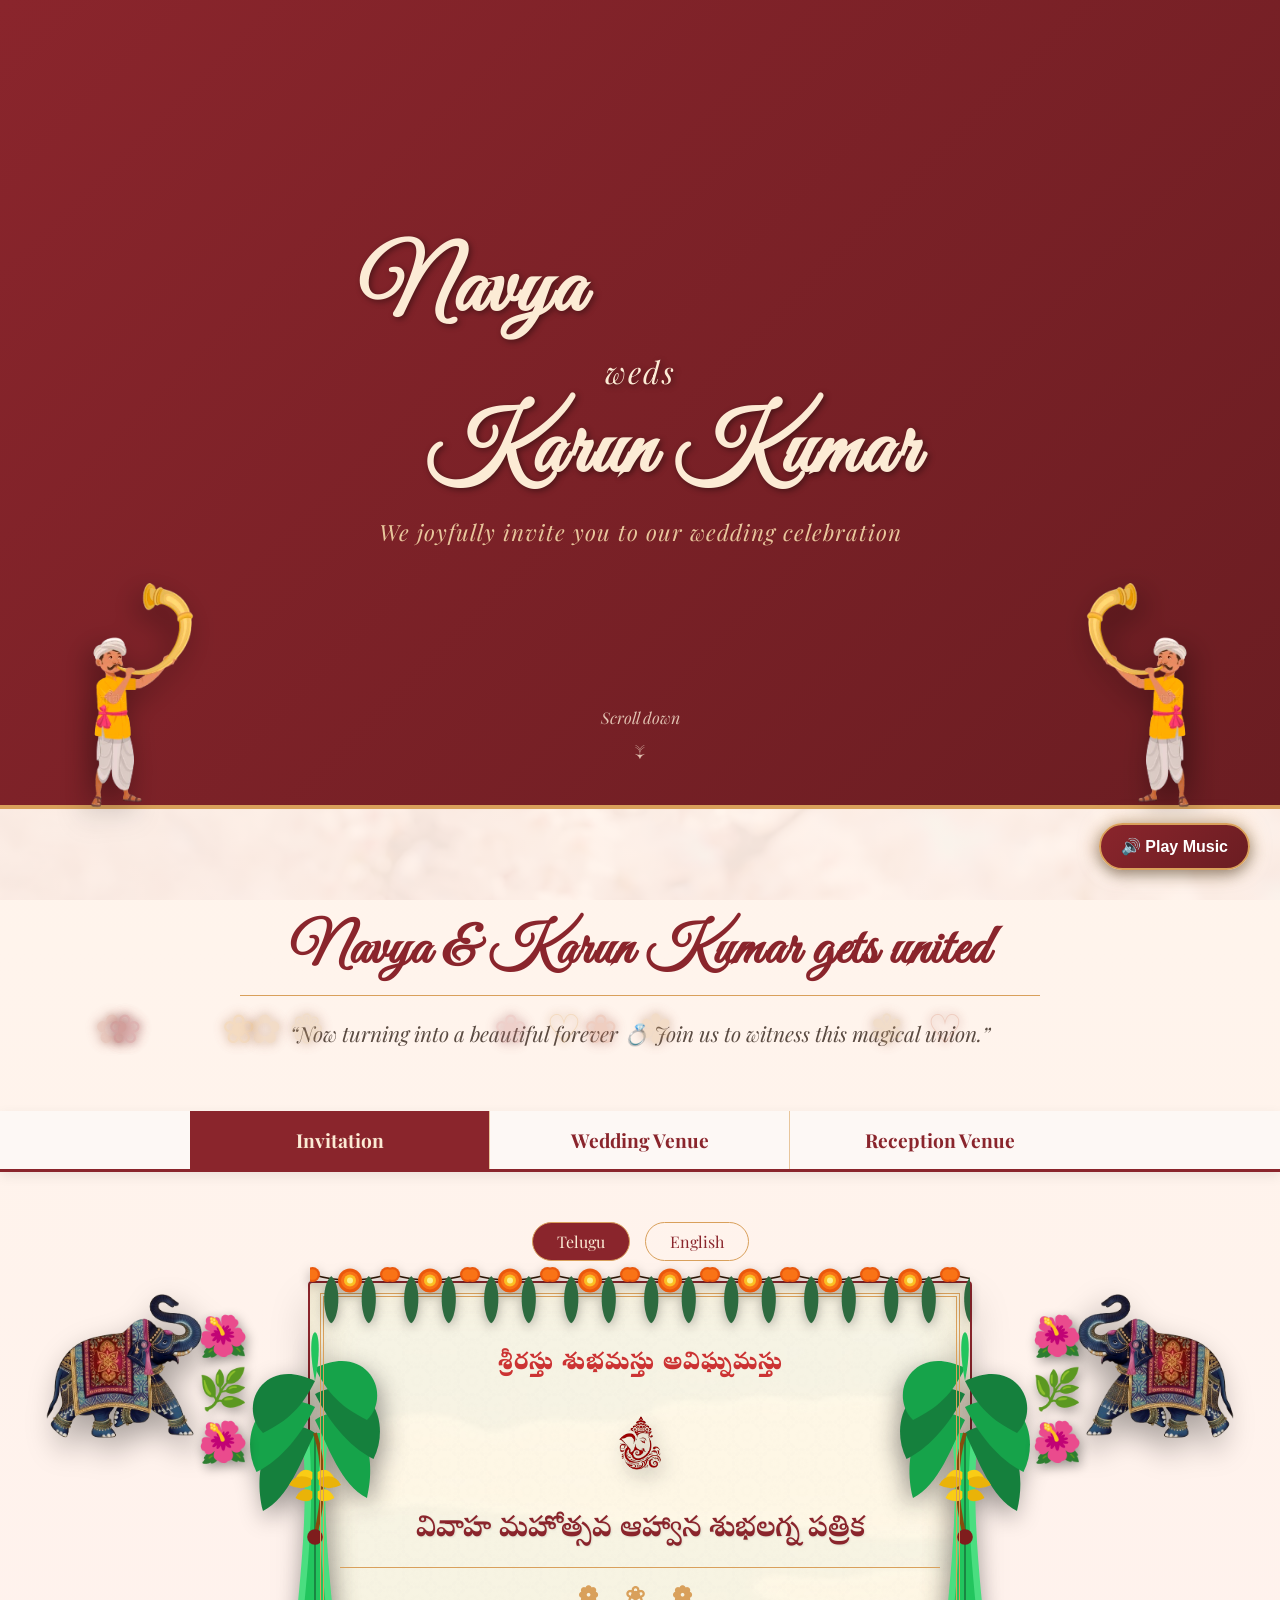
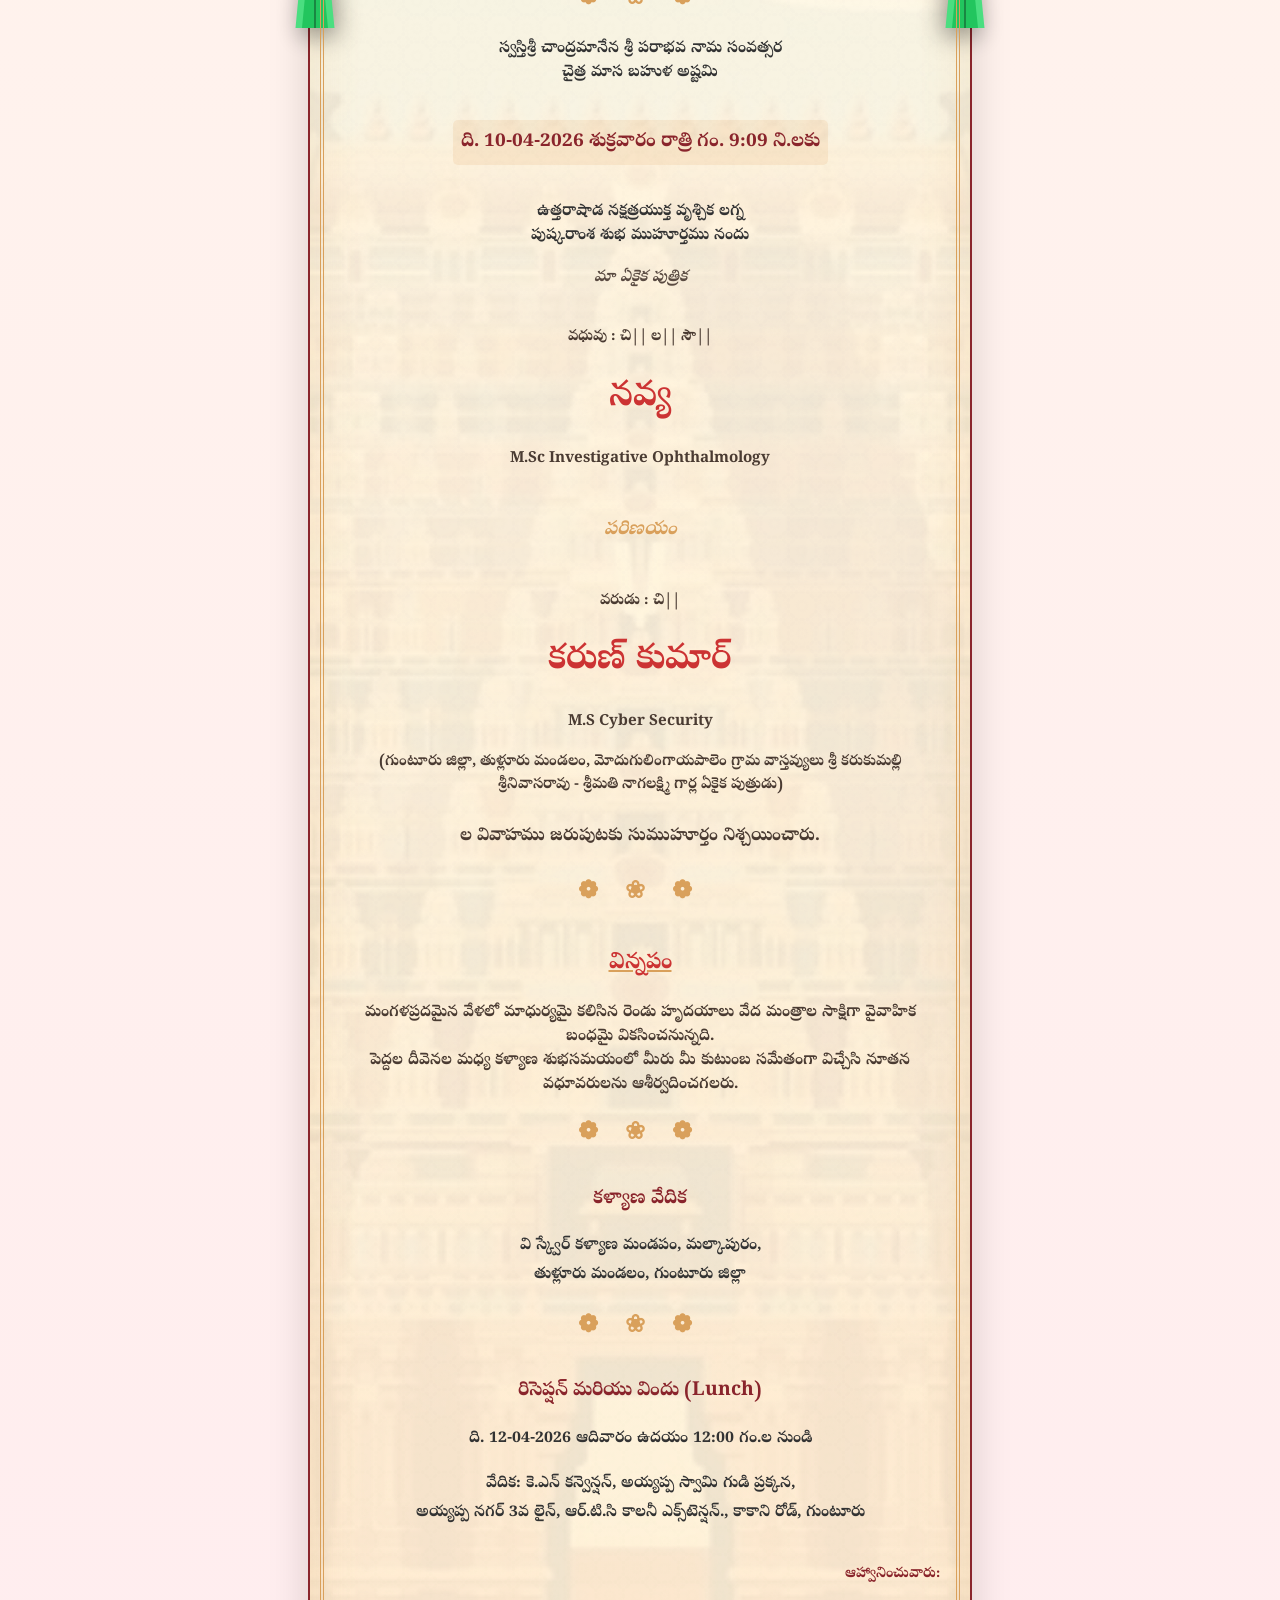
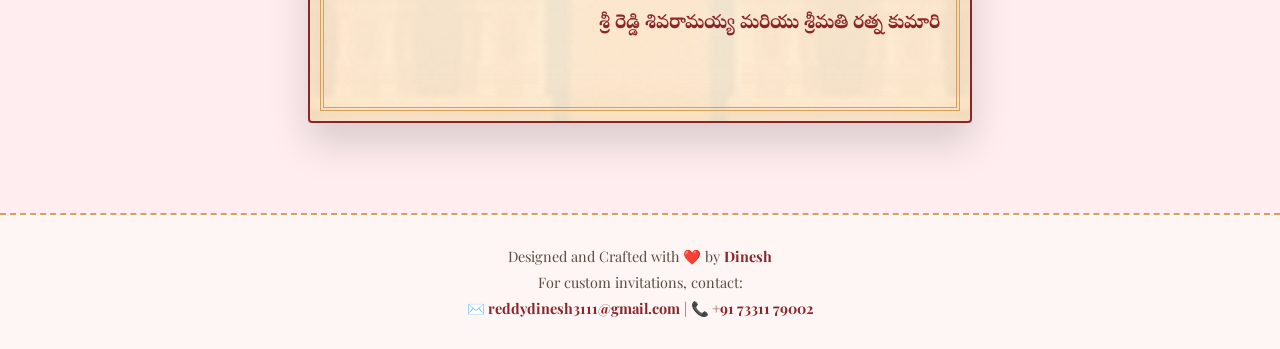
<file: index.html>
<!DOCTYPE html>
<html lang="en">
<head>
    <meta charset="UTF-8">
    <meta name="viewport" content="width=device-width, initial-scale=1.0">
    <title>Navya weds Karun Kumar</title>
    <!-- Importing an elegant font for the wedding theme -->
    <link href="https://fonts.googleapis.com/css2?family=Great+Vibes&family=Playfair+Display:ital,wght@0,400;0,700;1,400&family=Noto+Serif+Telugu:wght@400;700&display=swap" rel="stylesheet">
    <!-- Linking the external CSS file -->
    <link rel="stylesheet" href="style.css">
</head>
<body>

    <!-- Falling Petals Container -->
    <div class="falling-flowers-container" id="flowersContainer"></div>

    <!-- Background Music -->
    <audio id="bgMusic" loop>
        <source src="wedding-music.mp3" type="audio/mpeg">
    </audio>
    
    <!-- Play Music Button (always visible as fallback) -->
    <button id="playMusicBtn" class="play-music-btn" title="Click to play music">🔊 Play Music</button>

    <!-- Main Header / Invitation Landing -->
    <header class="hero">
        <!-- Traditional Musicians -->
        <img src="sannai.png" class="musician musician-left" alt="Sannai Player">
        
        <!-- Music Notes Animation for Sannai -->
        <div class="music-notes left-notes">
            <span class="note note-1">🎵</span>
            <span class="note note-2">🎶</span>
            <span class="note note-3">🎵</span>
        </div>

        <img src="sannai.png" class="musician musician-right" alt="Sannai Player">

        <!-- Music Notes Animation for Right Musician -->
        <div class="music-notes right-notes">
            <span class="note note-1">🎵</span>
            <span class="note note-2">🎶</span>
            <span class="note note-3">🎵</span>
        </div>

        <h1>
            <span class="name-left">Navya</span>
            <span class="weds-text">weds</span>
            <span class="name-right">Karun Kumar</span>
        </h1>
        <p class="subtitle">We joyfully invite you to our wedding celebration</p>
        <!-- <p class="subtitle">✨ “In this auspicious moment, two hearts unite in sweetness, blossoming into the sacred bond of marriage under the witness of Vedic chants. Surrounded by the blessings of elders, we invite you and your family to join us at the joyous wedding and shower the newlyweds with your love and blessings.”</p> -->
        <div class="scroll-prompt">
            <p>Scroll down</p>
            <div class="arrow">↓</div>
        </div>
    </header>

    <!-- Beautiful Lines & United Section -->
    <section class="united-section">
        <h2 class="united-text">Navya & Karun Kumar gets united</h2>
        <p class="wedding-quote">“Now turning into a beautiful forever 💍
Join us to witness this magical union.”</p>
    </section>

    <!-- Navigation Tabs -->
    <div class="tabs">
        <button class="tab-button active" onclick="openTab(event, 'Invitation')">Invitation</button>
        <button class="tab-button" onclick="openTab(event, 'Wedding')">Wedding Venue</button>
        <button class="tab-button" onclick="openTab(event, 'Reception')">Reception Venue</button>
    </div>

    <!-- 1. Invitation Tab -->
    <div id="Invitation" class="tab-content" style="display: block;">
        
        <!-- Sub-tabs for Language -->
        <div class="lang-tabs">
            <button class="lang-btn active" onclick="switchLanguage('te')">Telugu</button>
            <button class="lang-btn" onclick="switchLanguage('en')">English</button>
        </div>

        <!-- Wrapper for Sticky Elements -->
        <div class="patrika-wrapper">
            
            <!-- Left Tracking Elephant -->
            <div class="elephant-container sticky-left">
                <img src="elephant.png" class="realistic-elephant" alt="Elephant">
                <div class="poola-maala">🌺🌿🌺</div>
            </div>

        <!-- The Traditional Patrika Card -->
        <div class="details-card patrika-card">
            
            <!-- Traditional Decorations (Toranam, Arati Chettu & Elephants) -->
            <div class="toranam-garland"></div>
            <div class="banana-tree tree-left"></div>
            <div class="banana-tree tree-right"></div>

            <!-- TELUGU INVITATION -->
            <div id="lang-te">
            <!-- Auspicious Header -->
            <div class="auspicious-header">
                <p class="srirastu">శ్రీరస్తు శుభమస్తు అవిఘ్నమస్తు</p>
                <!-- Traditional Ganesha Image -->
                <img src="ganesha.png" class="ganesha-icon" alt="Lord Ganesha">
            </div>

            <h2 class="patrika-title">వివాహ మహోత్సవ ఆహ్వాన శుభలగ్న పత్రిక</h2>
            
            <div class="floral-divider">❁ ❀ ❁</div>

            <!-- Date & Panchangam -->
            <div class="muhurtham-section">
                <p class="panchangam">స్వస్తిశ్రీ చాంద్రమానేన శ్రీ పరాభవ నామ సంవత్సర<br>చైత్ర మాస బహుళ అష్టమి</p>
                <p class="muhurtham-date">ది. 10-04-2026 శుక్రవారం రాత్రి గం. 9:09 ని.లకు</p>
                <p class="lagna">ఉత్తరాషాడ నక్షత్రయుక్త వృశ్చిక లగ్న<br>పుష్కరాంశ శుభ ముహూర్తము నందు</p>
            </div>

            <p class="ekaika-putrika">మా ఏకైక పుత్రిక</p>

            <!-- Bride & Groom -->
            <div class="couple-details">
                <div class="bride">
                    <p class="prefix">వధువు : చి|| ల|| సౌ||</p>
                    <h3 class="traditional-name">నవ్య</h3>
                    <p class="qualification">M.Sc Investigative Ophthalmology</p>
                </div>
                
                <div class="parinayam">పరిణయం</div>

                <div class="groom">
                    <p class="prefix">వరుడు : చి||</p>
                    <h3 class="traditional-name">కరుణ్ కుమార్</h3>
                    <p class="qualification">M.S Cyber Security</p>
                    <p class="parents" style="line-height: 1.5; padding: 0 10px;">(గుంటూరు జిల్లా, తుళ్లూరు మండలం, మోదుగులింగాయపాలెం గ్రామ వాస్తవ్యులు శ్రీ కరుకుమల్లి శ్రీనివాసరావు - శ్రీమతి నాగలక్ష్మి గార్ల ఏకైక పుత్రుడు)</p>
                </div>
            </div>

            <p style="color: #4a3b32; font-size: 1.1em; margin-top: 5px; font-weight: bold;">ల వివాహము జరుపుటకు సుముహూర్తం నిశ్చయించారు.</p>

            <div class="floral-divider">❁ ❀ ❁</div>

            <!-- Vinnapam -->
            <div class="vinnapam-section">
                <h4 class="vinnapam-title">విన్నపం</h4>
                <p class="vinnapam-text">మంగళప్రదమైన వేళలో మాధుర్యమై కలిసిన రెండు హృదయాలు వేద మంత్రాల సాక్షిగా వైవాహిక బంధమై వికసించనున్నది.<br>పెద్దల దీవెనల మధ్య కళ్యాణ శుభసమయంలో మీరు మీ కుటుంబ సమేతంగా విచ్చేసి నూతన వధూవరులను ఆశీర్వదించగలరు.</p>
            </div>

            <div class="floral-divider">❁ ❀ ❁</div>

            <!-- Venue -->
            <div class="venue-section">
                <h4>కళ్యాణ వేదిక</h4>
                <p>వి స్క్వేర్ కళ్యాణ మండపం, మల్కాపురం,<br>తుళ్లూరు మండలం, గుంటూరు జిల్లా</p>
            </div>

            <div class="floral-divider">❁ ❀ ❁</div>

            <!-- Reception & Lunch -->
            <div class="reception-section">
                <h4>రిసెప్షన్ మరియు విందు (Lunch)</h4>
                <p>ది. 12-04-2026 ఆదివారం ఉదయం 12:00 గం.ల నుండి</p>
            <p>వేదిక: కె.ఎన్ కన్వెన్షన్, అయ్యప్ప స్వామి గుడి ప్రక్కన,<br>అయ్యప్ప నగర్ 3వ లైన్, ఆర్.టి.సి కాలనీ ఎక్స్‌టెన్షన్., కాకాని రోడ్, గుంటూరు</p>
            </div>

            <!-- Ahvaninchuvaru -->
            <div class="inviters-section">
                <p class="inviters-label">ఆహ్వానించువారు:</p>
                <p class="inviters-names">శ్రీ రెడ్డి శివరామయ్య మరియు శ్రీమతి రత్న కుమారి</p>
            </div>
            </div>

            <!-- ENGLISH INVITATION -->
            <div id="lang-en" style="display: none; font-family: 'Playfair Display', serif; font-weight: bold;">
                <!-- Scroll Rollers (Top) -->
                <div class="scroll-roller top-roller"></div>

                <!-- Auspicious Header -->
                <div class="auspicious-header">
                    <p class="srirastu" style="font-family: 'Playfair Display', serif; font-weight: bold;">Srirastu Shubhamastu Avignamastu</p>
                    <img src="ganesha.png" class="ganesha-icon" alt="Lord Ganesha">
                </div>

                <h2 class="patrika-title" style="font-family: 'Playfair Display', serif; font-weight: bold;">Wedding Invitation</h2>
                
                <div class="floral-divider">❁ ❀ ❁</div>

                <p class="wedding-quote" style="margin: 20px 0; color: #4a3b32;">"In a moment woven with love, laughter, and blessings, we invite you to celebrate the beginning of our forever."</p>

                <!-- Bride & Groom -->
                <div class="couple-details">
                    <div class="bride">
                        <p class="prefix">Chi. La. Sou.</p>
                        <h3 class="english-name">Navya</h3>
                        <p class="qualification">M.Sc Investigative Ophthalmology</p>
                    </div>
                    
                    <div class="parinayam" style="font-family: 'Great Vibes', cursive; font-size: 2.2em; text-transform: lowercase;">with</div>

                    <div class="groom">
                        <p class="prefix">Chi.</p>
                        <h3 class="english-name">Karun Kumar</h3>
                        <p class="qualification">M.S Cyber Security</p>
                        <p class="parents">S/o Karukumalli Srinivasarao and<br>Srimathi Naga Lakshmi</p>
                    </div>
                </div>

                <div class="floral-divider">❁ ❀ ❁</div>

                <!-- Date & Muhurtham -->
                <div class="muhurtham-section">
                    <p class="lagna" style="font-size: 1.2em; font-weight: bold; color: #8a252c; margin-bottom: 5px;">Sumuhurtham</p>
                    <p class="muhurtham-date" style="font-family: 'Playfair Display', serif;">Friday, 10th April 2026 at 9:09 PM</p>
                </div>

                <!-- Venue -->
                <div class="venue-section" style="margin-bottom: 20px;">
                    <h4 style="font-family: 'Playfair Display', serif; font-weight: bold;">Wedding Venue</h4>
                    <p>V Square Kalyana Mandapam, Malkapuram,<br>Thullur Mandal, Guntur District</p>
                </div>

                <!-- Reception & Lunch -->
                <div class="reception-section" style="margin-bottom: 20px;">
                    <h4 style="font-family: 'Playfair Display', serif; font-weight: bold;">Reception & Lunch</h4>
                    <p style="font-family: 'Playfair Display', serif;">Sunday, 12th April 2026 from 12:00 noon</p>
                    <p>Venue: KN Convention, beside Ayyappa Swamy temple,<br>Ayyappa Nagar 3rd line, RTC Colony Extn., Kakani Road, Guntur</p>
                </div>

                <!-- Compliments -->
                <div class="compliments-section">
                    <div class="comp-left">
                        <p>With best compliments from:</p>
                        <p><strong>Near & Dear</strong></p>
                    </div>
                    <div class="comp-right">
                        <p>Can't wait to celebrate with you!</p>
                        <p><strong>Brothers & Sisters</strong></p>
                    </div>
                </div>

                <!-- Scroll Rollers (Bottom) -->
                <div class="scroll-roller bottom-roller"></div>
            </div>

        </div>

            <!-- Right Tracking Elephant -->
            <div class="elephant-container sticky-right">
                <img src="elephant.png" class="realistic-elephant" alt="Elephant">
                <div class="poola-maala">🌺🌿🌺</div>
            </div>

        </div>
    </div>

    <!-- 2. Wedding Tab -->
    <div id="Wedding" class="tab-content">
        <div class="details-card">
            <h2>Wedding Venue</h2>
            <p><strong>Date:</strong> Friday, 10th April 2026</p>
            <p><strong>Muhurtham Time:</strong> 9:09 PM</p>
            <p><strong>Venue:</strong> V Square Kalyana Mandapam</p>
            <p><strong>Address:</strong> Malkapuram, Thullur Mandal, Guntur District</p>
            
            <!-- Embedded Map & Directions -->
            <div class="map-container">
                <iframe src="https://maps.google.com/maps?q=V%20Square%20Kalyana%20Mandapam,%20Malkapuram&t=&z=13&ie=UTF8&iwloc=&output=embed" allowfullscreen></iframe>
            </div>
            <a href="https://share.google/K741mGAqrmedxRDQ8" target="_blank" class="directions-btn">📍 Get Directions</a>
        </div>
    </div>

    <!-- 3. Reception Tab -->
    <div id="Reception" class="tab-content">
        <div class="details-card">
            <h2>Reception Venue</h2>
            <p><strong>Date:</strong> Sunday, 12th April 2026</p>
            <p><strong>Time:</strong> 11:00 AM</p>
            <p><strong>Venue:</strong> KN Convention</p>
            <p><strong>Address:</strong> beside ayyappa swami temple, ayyappa nagar 3rd line, RTC colony Extn., kakani road, Guntur</p>

            <!-- Embedded Map & Directions -->
            <div class="map-container">
                <iframe src="https://maps.google.com/maps?q=KN%20Convention,%20Guntur&t=&z=13&ie=UTF8&iwloc=&output=embed" allowfullscreen></iframe>
            </div>
            <a href="https://share.google/2rcWQH2zFfjdvrUL9" target="_blank" class="directions-btn">📍 Get Directions</a>
        </div>
    </div>

    <!-- Footer -->
    <footer class="site-footer">
        <p>Designed and Crafted with ❤️ by <strong>Dinesh</strong></p>
        <p>For custom invitations, contact:</p>
        <p class="contact-info">
            <a href="mailto:reddydinesh3111@gmail.com">✉️ reddydinesh3111@gmail.com</a> | 
            <a href="tel:+917331179002">📞 +91 73311 79002</a>
        </p>
    </footer>

    <!-- Linking the external JavaScript file -->
    <script src="script.js"></script>
</body>
</html>
</file>
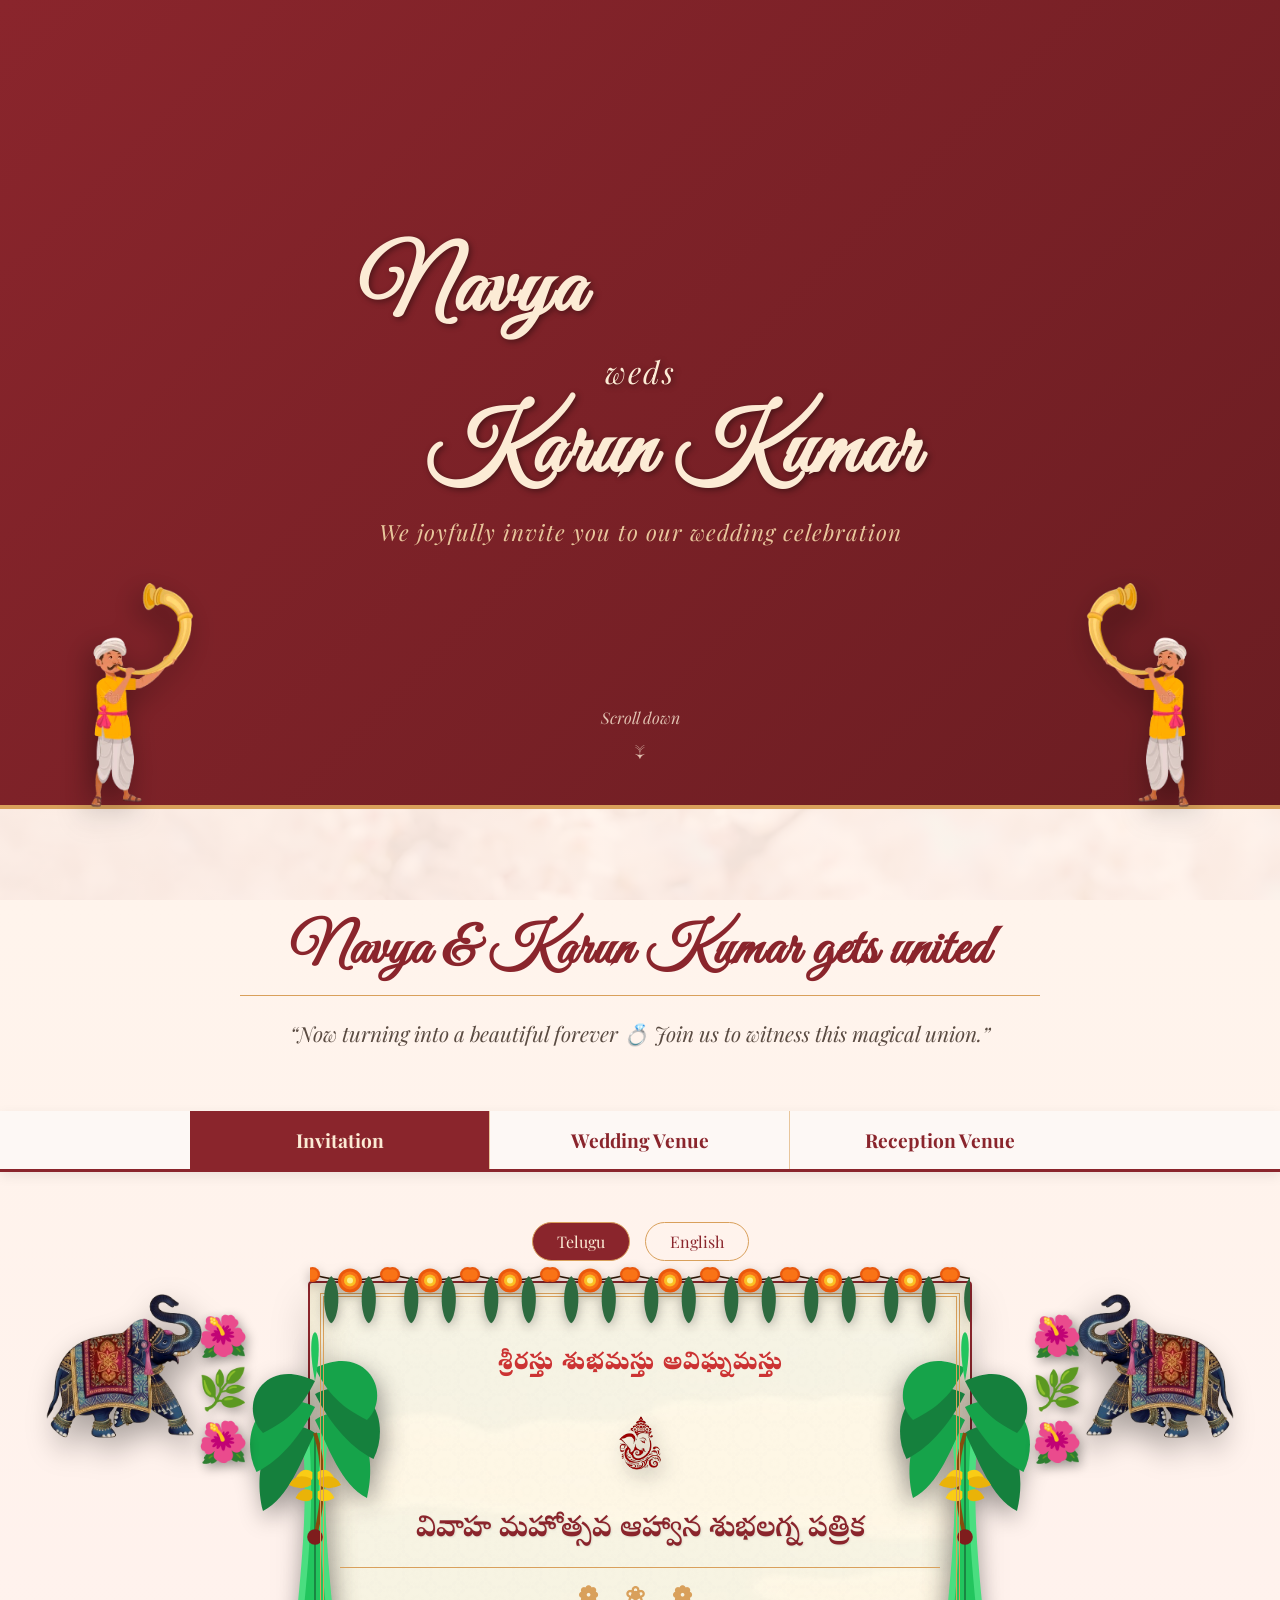
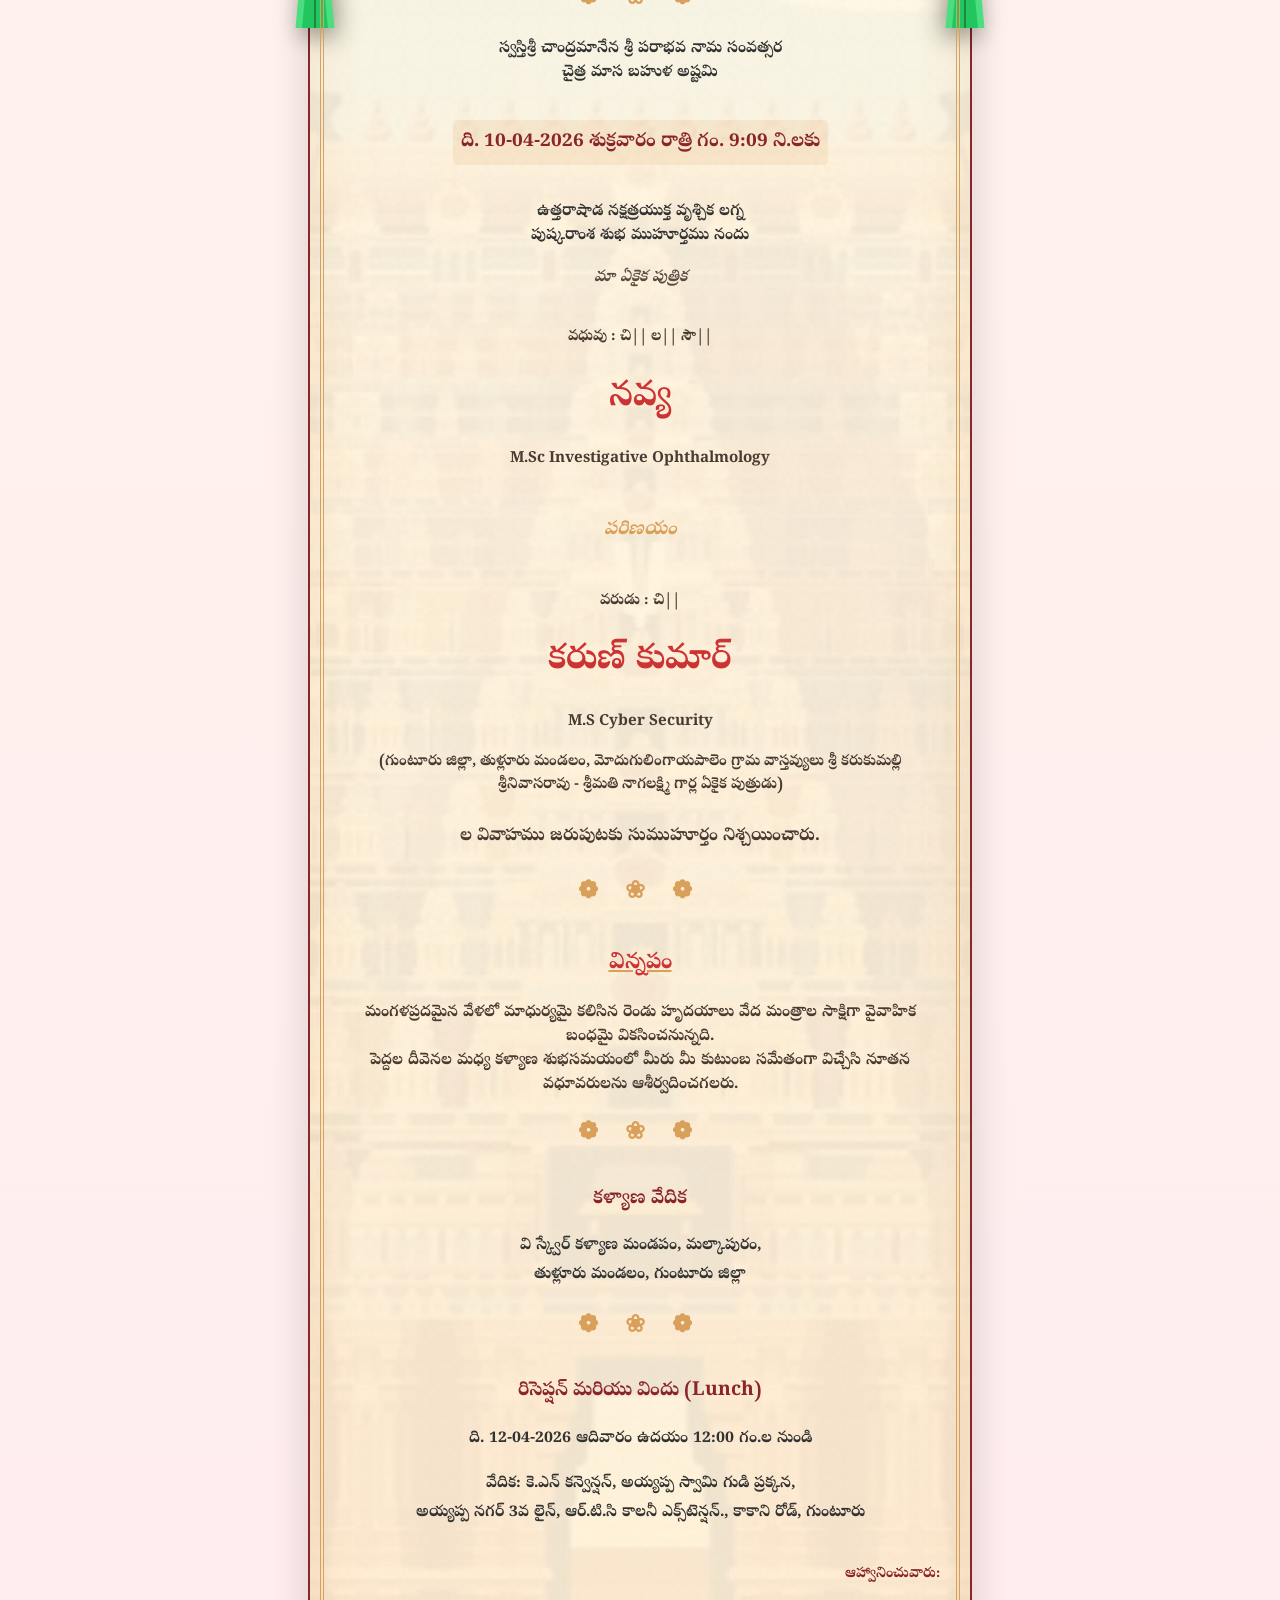
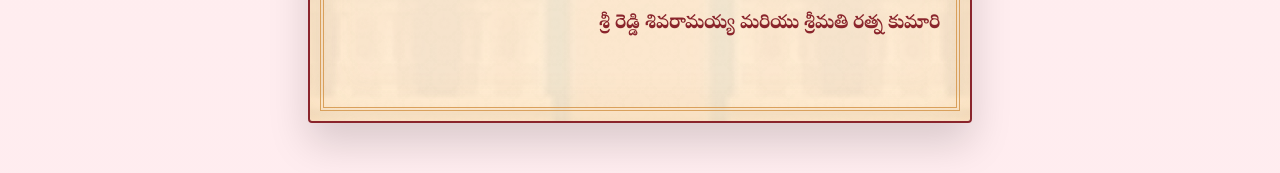
<file: frontend/index.html>
<!DOCTYPE html>
<html lang="en">
<head>
    <meta charset="UTF-8">
    <meta name="viewport" content="width=device-width, initial-scale=1.0">
    <title>Navya weds Karun Kumar</title>
    <!-- Importing an elegant font for the wedding theme -->
    <link href="https://fonts.googleapis.com/css2?family=Great+Vibes&family=Playfair+Display:ital,wght@0,400;0,700;1,400&family=Noto+Serif+Telugu:wght@400;700&display=swap" rel="stylesheet">
    <!-- Linking the external CSS file -->
    <link rel="stylesheet" href="style.css">
</head>
<body>

    <!-- Main Header / Invitation Landing -->
    <header class="hero">
        <!-- Traditional Musicians -->
        <img src="sannai.png" class="musician musician-left" alt="Sannai Player">
        
        <!-- Music Notes Animation for Sannai -->
        <div class="music-notes left-notes">
            <span class="note note-1">🎵</span>
            <span class="note note-2">🎶</span>
            <span class="note note-3">🎵</span>
        </div>

        <img src="sannai.png" class="musician musician-right" alt="Sannai Player">

        <!-- Music Notes Animation for Right Musician -->
        <div class="music-notes right-notes">
            <span class="note note-1">🎵</span>
            <span class="note note-2">🎶</span>
            <span class="note note-3">🎵</span>
        </div>

        <h1>
            <span class="name-left">Navya</span>
            <span class="weds-text">weds</span>
            <span class="name-right">Karun Kumar</span>
        </h1>
        <p class="subtitle">We joyfully invite you to our wedding celebration</p>
        <!-- <p class="subtitle">✨ “In this auspicious moment, two hearts unite in sweetness, blossoming into the sacred bond of marriage under the witness of Vedic chants. Surrounded by the blessings of elders, we invite you and your family to join us at the joyous wedding and shower the newlyweds with your love and blessings.”</p> -->
        <div class="scroll-prompt">
            <p>Scroll down</p>
            <div class="arrow">↓</div>
        </div>
    </header>

    <!-- Beautiful Lines & United Section -->
    <section class="united-section">
        <h2 class="united-text">Navya & Karun Kumar gets united</h2>
        <p class="wedding-quote">“Now turning into a beautiful forever 💍
Join us to witness this magical union.”</p>
    </section>

    <!-- Navigation Tabs -->
    <div class="tabs">
        <button class="tab-button active" onclick="openTab(event, 'Invitation')">Invitation</button>
        <button class="tab-button" onclick="openTab(event, 'Wedding')">Wedding Venue</button>
        <button class="tab-button" onclick="openTab(event, 'Reception')">Reception Venue</button>
    </div>

    <!-- 1. Invitation Tab -->
    <div id="Invitation" class="tab-content" style="display: block;">
        
        <!-- Sub-tabs for Language -->
        <div class="lang-tabs">
            <button class="lang-btn active" onclick="switchLanguage('te')">Telugu</button>
            <button class="lang-btn" onclick="switchLanguage('en')">English</button>
        </div>

        <!-- Wrapper for Sticky Elements -->
        <div class="patrika-wrapper">
            
            <!-- Left Tracking Elephant -->
            <div class="elephant-container sticky-left">
                <img src="elephant.png" class="realistic-elephant" alt="Elephant">
                <div class="poola-maala">🌺🌿🌺</div>
            </div>

        <!-- The Traditional Patrika Card -->
        <div class="details-card patrika-card">
            
            <!-- Traditional Decorations (Toranam, Arati Chettu & Elephants) -->
            <div class="toranam-garland"></div>
            <div class="banana-tree tree-left"></div>
            <div class="banana-tree tree-right"></div>

            <!-- TELUGU INVITATION -->
            <div id="lang-te">
            <!-- Auspicious Header -->
            <div class="auspicious-header">
                <p class="srirastu">శ్రీరస్తు శుభమస్తు అవిఘ్నమస్తు</p>
                <!-- Traditional Ganesha Image -->
                <img src="ganesha.png" class="ganesha-icon" alt="Lord Ganesha">
            </div>

            <h2 class="patrika-title">వివాహ మహోత్సవ ఆహ్వాన శుభలగ్న పత్రిక</h2>
            
            <div class="floral-divider">❁ ❀ ❁</div>

            <!-- Date & Panchangam -->
            <div class="muhurtham-section">
                <p class="panchangam">స్వస్తిశ్రీ చాంద్రమానేన శ్రీ పరాభవ నామ సంవత్సర<br>చైత్ర మాస బహుళ అష్టమి</p>
                <p class="muhurtham-date">ది. 10-04-2026 శుక్రవారం రాత్రి గం. 9:09 ని.లకు</p>
                <p class="lagna">ఉత్తరాషాడ నక్షత్రయుక్త వృశ్చిక లగ్న<br>పుష్కరాంశ శుభ ముహూర్తము నందు</p>
            </div>

            <p class="ekaika-putrika">మా ఏకైక పుత్రిక</p>

            <!-- Bride & Groom -->
            <div class="couple-details">
                <div class="bride">
                    <p class="prefix">వధువు : చి|| ల|| సౌ||</p>
                    <h3 class="traditional-name">నవ్య</h3>
                    <p class="qualification">M.Sc Investigative Ophthalmology</p>
                </div>
                
                <div class="parinayam">పరిణయం</div>

                <div class="groom">
                    <p class="prefix">వరుడు : చి||</p>
                    <h3 class="traditional-name">కరుణ్ కుమార్</h3>
                    <p class="qualification">M.S Cyber Security</p>
                    <p class="parents" style="line-height: 1.5; padding: 0 10px;">(గుంటూరు జిల్లా, తుళ్లూరు మండలం, మోదుగులింగాయపాలెం గ్రామ వాస్తవ్యులు శ్రీ కరుకుమల్లి శ్రీనివాసరావు - శ్రీమతి నాగలక్ష్మి గార్ల ఏకైక పుత్రుడు)</p>
                </div>
            </div>

            <p style="color: #4a3b32; font-size: 1.1em; margin-top: 5px; font-weight: bold;">ల వివాహము జరుపుటకు సుముహూర్తం నిశ్చయించారు.</p>

            <div class="floral-divider">❁ ❀ ❁</div>

            <!-- Vinnapam -->
            <div class="vinnapam-section">
                <h4 class="vinnapam-title">విన్నపం</h4>
                <p class="vinnapam-text">మంగళప్రదమైన వేళలో మాధుర్యమై కలిసిన రెండు హృదయాలు వేద మంత్రాల సాక్షిగా వైవాహిక బంధమై వికసించనున్నది.<br>పెద్దల దీవెనల మధ్య కళ్యాణ శుభసమయంలో మీరు మీ కుటుంబ సమేతంగా విచ్చేసి నూతన వధూవరులను ఆశీర్వదించగలరు.</p>
            </div>

            <div class="floral-divider">❁ ❀ ❁</div>

            <!-- Venue -->
            <div class="venue-section">
                <h4>కళ్యాణ వేదిక</h4>
                <p>వి స్క్వేర్ కళ్యాణ మండపం, మల్కాపురం,<br>తుళ్లూరు మండలం, గుంటూరు జిల్లా</p>
            </div>

            <div class="floral-divider">❁ ❀ ❁</div>

            <!-- Reception & Lunch -->
            <div class="reception-section">
                <h4>రిసెప్షన్ మరియు విందు (Lunch)</h4>
                <p>ది. 12-04-2026 ఆదివారం ఉదయం 12:00 గం.ల నుండి</p>
            <p>వేదిక: కె.ఎన్ కన్వెన్షన్, అయ్యప్ప స్వామి గుడి ప్రక్కన,<br>అయ్యప్ప నగర్ 3వ లైన్, ఆర్.టి.సి కాలనీ ఎక్స్‌టెన్షన్., కాకాని రోడ్, గుంటూరు</p>
            </div>

            <!-- Ahvaninchuvaru -->
            <div class="inviters-section">
                <p class="inviters-label">ఆహ్వానించువారు:</p>
                <p class="inviters-names">శ్రీ రెడ్డి శివరామయ్య మరియు శ్రీమతి రత్న కుమారి</p>
            </div>
            </div>

            <!-- ENGLISH INVITATION -->
            <div id="lang-en" style="display: none; font-family: 'Playfair Display', serif; font-weight: bold;">
                <!-- Scroll Rollers (Top) -->
                <div class="scroll-roller top-roller"></div>

                <!-- Auspicious Header -->
                <div class="auspicious-header">
                    <p class="srirastu" style="font-family: 'Playfair Display', serif; font-weight: bold;">Srirastu Shubhamastu Avignamastu</p>
                    <img src="ganesha.png" class="ganesha-icon" alt="Lord Ganesha">
                </div>

                <h2 class="patrika-title" style="font-family: 'Playfair Display', serif; font-weight: bold;">Wedding Invitation</h2>
                
                <div class="floral-divider">❁ ❀ ❁</div>

                <p class="wedding-quote" style="margin: 20px 0; color: #4a3b32;">"In a moment woven with love, laughter, and blessings, we invite you to celebrate the beginning of our forever."</p>

                <!-- Bride & Groom -->
                <div class="couple-details">
                    <div class="bride">
                        <p class="prefix">Chi. La. Sou.</p>
                        <h3 class="english-name">Navya</h3>
                        <p class="qualification">M.Sc Investigative Ophthalmology</p>
                    </div>
                    
                    <div class="parinayam" style="font-family: 'Great Vibes', cursive; font-size: 2.2em; text-transform: lowercase;">with</div>

                    <div class="groom">
                        <p class="prefix">Chi.</p>
                        <h3 class="english-name">Karun Kumar</h3>
                        <p class="qualification">M.S Cyber Security</p>
                        <p class="parents">S/o Karukumalli Srinivasarao and<br>Srimathi Naga Lakshmi</p>
                    </div>
                </div>

                <div class="floral-divider">❁ ❀ ❁</div>

                <!-- Date & Muhurtham -->
                <div class="muhurtham-section">
                    <p class="lagna" style="font-size: 1.2em; font-weight: bold; color: #8a252c; margin-bottom: 5px;">Sumuhurtham</p>
                    <p class="muhurtham-date" style="font-family: 'Playfair Display', serif;">Friday, 10th April 2026 at 9:09 PM</p>
                </div>

                <!-- Venue -->
                <div class="venue-section" style="margin-bottom: 20px;">
                    <h4 style="font-family: 'Playfair Display', serif; font-weight: bold;">Wedding Venue</h4>
                    <p>V Square Kalyana Mandapam, Malkapuram,<br>Thullur Mandal, Guntur District</p>
                </div>

                <!-- Reception & Lunch -->
                <div class="reception-section" style="margin-bottom: 20px;">
                    <h4 style="font-family: 'Playfair Display', serif; font-weight: bold;">Reception & Lunch</h4>
                    <p style="font-family: 'Playfair Display', serif;">Sunday, 12th April 2026 from 12:00 noon</p>
                    <p>Venue: KN Convention, beside Ayyappa Swamy temple,<br>Ayyappa Nagar 3rd line, RTC Colony Extn., Kakani Road, Guntur</p>
                </div>

                <!-- Compliments -->
                <div class="compliments-section">
                    <div class="comp-left">
                        <p>With best compliments from:</p>
                        <p><strong>Near & Dear</strong></p>
                    </div>
                    <div class="comp-right">
                        <p>Can't wait to celebrate with you!</p>
                        <p><strong>Brothers & Sisters</strong></p>
                    </div>
                </div>

                <!-- Scroll Rollers (Bottom) -->
                <div class="scroll-roller bottom-roller"></div>
            </div>

        </div>

            <!-- Right Tracking Elephant -->
            <div class="elephant-container sticky-right">
                <img src="elephant.png" class="realistic-elephant" alt="Elephant">
                <div class="poola-maala">🌺🌿🌺</div>
            </div>

        </div>
    </div>

    <!-- 2. Wedding Tab -->
    <div id="Wedding" class="tab-content">
        <div class="details-card">
            <h2>Wedding Venue</h2>
            <p><strong>Date:</strong> Friday, 10th April 2026</p>
            <p><strong>Muhurtham Time:</strong> 9:09 PM</p>
            <p><strong>Venue:</strong> V Square Kalyana Mandapam</p>
            <p><strong>Address:</strong> Malkapuram, Thullur Mandal, Guntur District</p>
            
            <!-- Embedded Map & Directions -->
            <div class="map-container">
                <iframe src="https://maps.google.com/maps?q=V%20Square%20Kalyana%20Mandapam,%20Malkapuram&t=&z=13&ie=UTF8&iwloc=&output=embed" allowfullscreen></iframe>
            </div>
            <a href="https://share.google/K741mGAqrmedxRDQ8" target="_blank" class="directions-btn">📍 Get Directions</a>
        </div>
    </div>

    <!-- 3. Reception Tab -->
    <div id="Reception" class="tab-content">
        <div class="details-card">
            <h2>Reception Venue</h2>
            <p><strong>Date:</strong> Sunday, 12th April 2026</p>
            <p><strong>Time:</strong> 11:00 AM</p>
            <p><strong>Venue:</strong> KN Convention</p>
            <p><strong>Address:</strong> beside ayyappa swami temple, ayyappa nagar 3rd line, RTC colony Extn., kakani road, Guntur</p>

            <!-- Embedded Map & Directions -->
            <div class="map-container">
                <iframe src="https://maps.google.com/maps?q=KN%20Convention,%20Guntur&t=&z=13&ie=UTF8&iwloc=&output=embed" allowfullscreen></iframe>
            </div>
            <a href="https://share.google/2rcWQH2zFfjdvrUL9" target="_blank" class="directions-btn">📍 Get Directions</a>
        </div>
    </div>

    <!-- Linking the external JavaScript file -->
    <script src="script.js"></script>
</body>
</html>
</file>
<file: style.css>
/* Base Styles */
body {
    font-family: 'Playfair Display', serif;
    margin: 0;
    padding: 0;
    /* Soft, elegant pastel gradient overlay for a premium invitation look */
    background: linear-gradient(rgba(255, 246, 233, 0.92), rgba(255, 235, 238, 0.92)), url('floral-bg.jpg') no-repeat center center fixed;
    background-size: cover;
    color: #333;
    text-align: center;
    overflow-x: hidden; /* Prevents scrollbars from the decorative leaves */
}

/* Play Music Button */
.play-music-btn {
    position: fixed;
    bottom: 30px;
    right: 30px;
    z-index: 9999;
    padding: 12px 20px;
    background: linear-gradient(135deg, #8a252c, #6b1d22);
    color: white;
    border: 2px solid #d9a05b;
    border-radius: 50px;
    font-size: 16px;
    cursor: pointer;
    box-shadow: 0 4px 15px rgba(0, 0, 0, 0.4), 0 0 20px rgba(217, 160, 91, 0.5);
    transition: all 0.3s ease;
    font-weight: bold;
    opacity: 1;
    visibility: visible;
}

.play-music-btn:hover {
    transform: scale(1.05);
    box-shadow: 0 6px 20px rgba(0, 0, 0, 0.4);
}

.play-music-btn:active {
    transform: scale(0.95);
}

/* Falling Petals Animation - Low Visibility */
.falling-flowers-container {
    position: fixed;
    top: 0;
    left: 0;
    width: 100%;
    height: 100%;
    pointer-events: none;
    z-index: 30;
    overflow: hidden;
}

.flower {
    position: fixed;
    font-size: 2.5em;
    opacity: 0.65;
    user-select: none;
    animation: fall linear forwards;
    will-change: transform, opacity;
    filter: drop-shadow(0 0 3px rgba(0, 0, 0, 0.3)) drop-shadow(0 0 6px rgba(200, 100, 100, 0.4));
}

.flower.float-left {
    animation: fallAndDrift linear forwards;
}

.flower.float-right {
    animation: fallAndDriftRight linear forwards;
}

@keyframes fall {
    from {
        transform: translateY(-100px) rotate(0deg);
        opacity: 0.65;
    }
    to {
        transform: translateY(calc(100vh + 100px)) rotate(1080deg);
        opacity: 0.3;
    }
}

@keyframes fallAndDrift {
    from {
        transform: translateY(-100px) translateX(0) rotate(0deg);
        opacity: 0.65;
    }
    to {
        transform: translateY(calc(100vh + 100px)) translateX(-80px) rotate(1080deg);
        opacity: 0.3;
    }
}

@keyframes fallAndDriftRight {
    from {
        transform: translateY(-100px) translateX(0) rotate(0deg);
        opacity: 0.65;
    }
    to {
        transform: translateY(calc(100vh + 100px)) translateX(80px) rotate(1080deg);
        opacity: 0.3;
    }
}

/* Header / Hero Section */
header.hero {
    /* Soft Burgundy gradient for a premium Kumkum feel */
    background: linear-gradient(135deg, #8a252c, #6b1d22);
    border-bottom: 4px solid #d9a05b; /* Elegant Gold/Pasupu */
    min-height: 85vh; /* Makes the header take up most of the screen */
    display: flex;
    flex-direction: column;
    justify-content: center;
    align-items: center;
    padding: 20px;
    position: relative;
}
h1 {
    font-family: 'Great Vibes', cursive;
    font-size: 5.5em; /* Increased size to suit the cursive font */
    margin: 0;
    color: #fcebd5; /* Soft Champagne Gold */
    letter-spacing: 2px;
    text-shadow: 2px 2px 6px rgba(0,0,0,0.4);
    display: flex;
    flex-direction: column;
    width: 100%;
    max-width: 700px; /* Constrains the cascade width */
}
.name-left {
    align-self: flex-start;
    padding-left: 10%;
}
.weds-text {
    align-self: center;
    font-family: 'Playfair Display', serif; /* Keeps the "weds" in contrasting serif */
    font-size: 0.35em; /* Decreases the size */
    font-style: italic; /* Adds a nice elegant slant */
    font-weight: 400; /* Makes it a bit thinner */
    margin: 5px 0; /* Elegant spacing above and below */
    letter-spacing: 2px;
    color: #fcebd5;
    animation: none;
}
.name-right {
    align-self: flex-end;
    padding-right: 10%;
}

/* Scroll Mode - Single Line with Heart */
h1.scroll-mode {
    flex-direction: row;
    max-width: 900px;
    justify-content: center;
    gap: 20px;
}

h1.scroll-mode .name-left {
    align-self: center;
    padding-left: 0;
}

h1.scroll-mode .weds-text {
    font-family: 'Arial', sans-serif;
    font-size: 1.2em;
    color: #ff69b4;
    margin: 0;
    letter-spacing: 0;
    animation: heartbeat 1.5s infinite;
}

h1.scroll-mode .name-right {
    align-self: center;
    padding-right: 0;
}

@keyframes heartbeat {
    0%, 100% { transform: scale(1); }
    50% { transform: scale(1.2); }
}

.subtitle {
    font-size: 1.4em;
    color: #e8c69c;
    margin-top: 10px;
    font-style: italic;
    letter-spacing: 1px;
}

/* Scroll Prompt */
.scroll-prompt {
    position: absolute;
    bottom: 40px;
    color: #fcebd5;
    animation: bounce 2s infinite;
    opacity: 0.8;
}
.scroll-prompt p {
    margin: 0 0 5px 0;
    font-size: 1em;
    font-style: italic;
}
.scroll-prompt .arrow {
    font-size: 1.5em;
}
@keyframes bounce {
    0%, 20%, 50%, 80%, 100% { transform: translateY(0); }
    40% { transform: translateY(-10px); }
    60% { transform: translateY(-5px); }
}

/* Traditional Musicians in Hero Section */
.musician {
    position: absolute;
    bottom: -4px; /* Stand exactly on the gold border */
    width: 200px; /* Grand and clearly visible */
    height: auto;
    /* Advanced photorealistic lighting to match other elements */
    filter: drop-shadow(6px 10px 15px rgba(0,0,0,0.4)) contrast(1.1);
    z-index: 5;
}
.musician-left {
    left: 2%;
    transform: scaleX(-1); /* Flips the left image to face the center */
}
.musician-right {
    right: 2%;
}
@media (max-width: 900px) {
    .musician { width: 120px; bottom: 0; }
}

/* --- Music Notes Animation --- */
.music-notes {
    position: absolute;
    z-index: 10;
    pointer-events: none;
}
.left-notes {
    /* Positions the notes right at the tip of the flipped Sannai horn */
    bottom: 250px; /* Moved higher up to match the tall Sannai horn */
    left: calc(2% + 170px); /* Shifted right to match the backward curve */
}
.right-notes {
    /* Positions the notes right at the tip of the un-flipped Sannai horn */
    bottom: 250px; 
    right: calc(2% + 170px);
}
.right-notes .note-1 { left: auto; right: 0px; }
.right-notes .note-2 { left: auto; right: 25px; }
.right-notes .note-3 { left: auto; right: 50px; }
.note {
    position: absolute;
    font-size: 2em;
    color: #fcebd5; /* Matches the Champagne Gold theme */
    opacity: 0;
    animation: floatUp 3s infinite ease-in-out;
    text-shadow: 1px 1px 3px rgba(0,0,0,0.3);
}
.note-1 { animation-delay: 0s; left: 0px; }
.note-2 { animation-delay: 1s; left: 25px; font-size: 1.5em; }
.note-3 { animation-delay: 2s; left: 50px; font-size: 2.2em; }

@keyframes floatUp {
    0% { transform: translateY(0) scale(0.8) rotate(0deg); opacity: 0; }
    20% { opacity: 1; }
    50% { transform: translateY(-40px) scale(1.1) rotate(15deg); }
    80% { opacity: 0.8; }
    100% { transform: translateY(-80px) scale(1.2) rotate(-15deg); opacity: 0; }
}
@media (max-width: 900px) {
    .left-notes { bottom: 150px; left: calc(2% + 95px); } /* Adjusted for mobile scale */
    .right-notes { bottom: 150px; right: calc(2% + 95px); }
    .note { font-size: 1.5em; }
}

/* United Section & Quotes */
.united-section {
    padding: 60px 20px 40px;
    max-width: 800px;
    margin: 0 auto;
}
.united-text {
    font-family: 'Great Vibes', cursive;
    font-size: 3.5em;
    color: #8a252c; /* Soft Burgundy */
    margin-bottom: 15px;
    letter-spacing: 1px;
}
.wedding-quote {
    font-size: 1.3em;
    color: #5a4b42;
    font-style: italic;
    line-height: 1.6;
}

/* Tab Navigation Styles */
.tabs {
    display: flex;
    justify-content: center;
    background-color: #fdf8f5; /* Warm Ivory */
    border-bottom: 3px solid #8a252c; /* Soft Burgundy */
    box-shadow: 0 4px 12px rgba(0,0,0,0.08);
    position: sticky;
    top: 0;
    z-index: 100;
}
.tab-button {
    flex: 1; /* Makes tabs sit evenly side-by-side */
    max-width: 300px;
    background-color: inherit;
    border: none;
    border-right: 1px solid #e8c69c;
    outline: none;
    cursor: pointer;
    padding: 16px 32px;
    transition: background-color 0.3s, color 0.3s;
    font-size: 1.2em;
    font-family: 'Playfair Display', serif;
    color: #8a252c;
    font-weight: bold;
}
.tab-button:last-child {
    border-right: none;
}
.tab-button:hover:not(.active) {
    background-color: #faeedf; /* Soft Champagne hover */
}
.tab-button.active {
    background-color: #8a252c; /* Soft Burgundy */
    color: #fcebd5;
}

/* Tab Content Styles */
.tab-content {
    display: none; /* Hidden by default */
    padding: 50px 20px;
    animation: fadeEffect 0.8s; /* Smooth fade in */
}
@keyframes fadeEffect {
    from {opacity: 0; transform: translateY(10px);}
    to {opacity: 1; transform: translateY(0);}
}

/* Details Card */
.details-card {
    /* Premium warm ivory gradient with arabesque texture */
    background: linear-gradient(135deg, rgba(253, 251, 247, 0.96) 0%, rgba(243, 232, 216, 0.96) 100%), url('arabesque.png');
    max-width: 600px;
    margin: 0 auto;
    padding: 40px;
    border-radius: 12px;
    border: 2px solid #8a252c; /* Kumkum border to match the theme */
    outline: 2px solid #d9a05b; /* Inner gold border */
    outline-offset: -8px;
    box-shadow: 0 12px 30px rgba(138, 37, 44, 0.2), inset 0 0 20px rgba(217, 160, 91, 0.15);
    line-height: 1.8;
}
h2 {
    color: #8a252c;
    font-size: 2em;
    margin-bottom: 20px;
    border-bottom: 1px solid #d9a05b;
    padding-bottom: 10px;
}

/* --- TRADITIONAL INVITATION STYLES --- */

/* Language Switcher inside Invitation Tab */
.lang-tabs {
    display: flex;
    justify-content: center;
    gap: 15px;
    margin-bottom: 20px;
}
.lang-btn {
    background: transparent;
    border: 1px solid #d9a05b;
    color: #8a252c;
    padding: 8px 24px;
    border-radius: 20px;
    font-family: 'Playfair Display', serif;
    font-size: 1em;
    cursor: pointer;
    transition: all 0.3s ease;
}
.lang-btn.active, .lang-btn:hover {
    background: #8a252c;
    color: #fcebd5;
}

/* Smooth fade animation for language switching */
#lang-te, #lang-en {
    animation: fadeEffect 0.6s ease-out;
}

/* Wrapper to keep elephants with Patrika */
.patrika-wrapper {
    display: flex;
    justify-content: center;
    align-items: flex-start;
    position: relative;
    gap: 10px;
}

/* Traditional Patrika Card */
.patrika-card {
    /* Soft golden yellow + mandala texture */
    background: 
        linear-gradient(rgba(255, 248, 231, 0.94), rgba(255, 242, 217, 0.94)),
        url('arabesque.png');
    background-size: cover, auto;
    font-family: 'Noto Serif Telugu', serif;
    font-weight: bold; /* Makes all text in the invitation bold and highly legible */
    border-radius: 4px;
    border: 2px solid #8a252c; /* Outer Kumkum border */
    outline: 4px double #d9a05b; /* Inner traditional golden double border */
    outline-offset: -16px; /* Pushes the outline inside the card */
    padding: 60px 30px;
    box-shadow: 0 20px 40px rgba(0,0,0,0.15), inset 0 0 50px rgba(217, 160, 91, 0.2); /* Creates a thick paper effect */
    max-width: 600px;
    position: relative;
    z-index: 1; /* Creates a stacking context for the decorations */
}

/* Distinct Tirupati Gopuram Watermark */
.patrika-card::before {
    content: "";
    position: absolute;
    top: 0; left: 0; right: 0; bottom: 0;
    /* Real Photorealistic Gopuram Watermark */
    background: url('sri-ranganatha-swamy-temple-srirangam-600nw-2559794751.jpg') center center no-repeat;
    background-size: cover;
    opacity: 0.08; /* Reduced opacity for a softer, cleaner watermark */
    mix-blend-mode: multiply; /* Blends the image naturally into the golden card */
    z-index: -1; /* Puts the Gopuram exactly behind the text */
    pointer-events: none;
    border-radius: 4px; /* Matches the card borders */
}

.auspicious-header {
    display: flex;
    flex-direction: column;
    align-items: center;
    gap: 10px; /* Reduced gap */
    color: #cc3333; /* Vermilion / Kumkum */
    margin-bottom: 15px; /* Reduced margin */
}
.srirastu {
    font-weight: 900; /* Makes the text extra bold */
    font-size: 1.5em; /* Increases the text size */
    letter-spacing: 1px;
    margin: 0;
}
.ganesha-icon {
    width: 110px; /* Increased size to show the beautiful details */
    height: auto;
    /* Advanced photorealistic lighting and shadow to match the elephants */
    filter: drop-shadow(4px 8px 10px rgba(0,0,0,0.35)) contrast(1.1) brightness(1.05);
    margin-top: 5px;
}

.patrika-title {
    color: #8a252c;
    font-size: 1.8em;
    margin: 10px 0; /* Tightened spacing */
    text-shadow: 1px 1px 2px rgba(0,0,0,0.1);
}

.floral-divider {
    color: #d9a05b;
    font-size: 1.5em;
    margin: 10px 0; /* Tightened spacing */
    letter-spacing: 10px;
}

.muhurtham-section {
    margin: 15px 0; /* Reduced margin */
    line-height: 1.5; /* Reduced line-height for tighter sentences */
}
.muhurtham-date {
    color: #8a252c;
    font-weight: bold;
    font-size: 1.2em;
    background: rgba(217, 160, 91, 0.15);
    padding: 8px;
    border-radius: 5px;
    display: inline-block;
}

.ekaika-putrika {
    font-style: italic;
    color: #5a4b42;
    margin-top: 15px; /* Reduced margin */
}

.traditional-name {
    font-family: 'Noto Serif Telugu', serif;
    font-weight: 700;
    font-size: 2.2em; /* Decreased size */
    color: #cc3333; /* Kumkum Red */
    margin: 5px 0;
}

.prefix, .qualification, .parents {
    font-size: 0.95em;
    color: #4a3b32;
}

.parinayam {
    font-style: italic;
    color: #d9a05b;
    margin: 10px 0; /* Reduced margin */
    font-size: 1.2em;
}

.couple-details {
    display: flex;
    flex-direction: column;
    align-items: center;
    gap: 15px; /* Reduced gap between bride and groom sections */
    margin: 10px 0; /* Reduced margin */
}

.vinnapam-title {
    color: #cc3333;
    font-size: 1.4em;
    margin-bottom: 10px;
    text-decoration: underline;
    text-decoration-color: #d9a05b;
}
.vinnapam-text {
    color: #4a3b32;
    line-height: 1.5; /* Reduced line height for text paragraph */
    padding: 0 20px;
}

.venue-section h4, .reception-section h4 {
    color: #8a252c;
    font-size: 1.2em;
    margin-bottom: 5px;
}

.inviters-section {
    text-align: right;
    margin-top: 35px;
    color: #8a252c;
}
.inviters-label {
    font-size: 0.9em;
    margin-bottom: 5px;
}
.inviters-names {
    font-size: 1.2em;
    font-weight: bold;
}

/* --- TRADITIONAL DECORATIONS (Toranam, Banana Stems & Elephants) --- */

.toranam-garland {
    position: absolute;
    top: -16px; /* Sits exactly over the top gold border */
    left: 0;
    width: 100%;
    height: 60px;
    /* Pure CSS SVG Toranam: Marigold (Banthi) & Mango Leaves (Maamidi aaku) */
    background-image: url('data:image/svg+xml;utf8,<svg xmlns="http://www.w3.org/2000/svg" viewBox="0 0 100 80"><path d="M0,10 Q50,25 100,10" fill="none" stroke="%232d1606" stroke-width="2"/><path d="M25,12 C40,25 35,70 25,75 C15,70 10,25 25,12 Z" fill="%232d6a3f"/><path d="M75,12 C90,25 85,70 75,75 C65,70 60,25 75,12 Z" fill="%232d6a3f"/><circle cx="50" cy="18" r="16" fill="%23ea580c"/><circle cx="50" cy="18" r="12" fill="%23f97316"/><circle cx="50" cy="18" r="8" fill="%23fbbf24"/><circle cx="50" cy="18" r="4" fill="%23fef08a"/><circle cx="0" cy="10" r="10" fill="%23ea580c"/><circle cx="0" cy="10" r="7" fill="%23f97316"/><circle cx="100" cy="10" r="10" fill="%23ea580c"/><circle cx="100" cy="10" r="7" fill="%23f97316"/></svg>');
    background-repeat: repeat-x;
    background-size: 80px 60px;
    z-index: 10;
    filter: drop-shadow(0 4px 6px rgba(0,0,0,0.3)); /* Casts a shadow onto the card */
}

.banana-tree {
    position: absolute;
    top: 20px;
    width: 130px;
    height: 380px;
    /* Pure CSS Stylized Arati Chettu (Banana Stem, Leaves & Fruits) */
    background-image: url('data:image/svg+xml;utf8,<svg xmlns="http://www.w3.org/2000/svg" viewBox="0 0 100 250"><path d="M40 100 C45 150 40 200 35 250 L65 250 C60 200 55 150 60 100 Z" fill="%234ade80"/><path d="M45 100 C50 150 45 200 40 250 L60 250 C55 200 50 150 55 100 Z" fill="%2322c55e"/><path d="M50 100 L50 250" stroke="%23166534" stroke-width="1"/><path d="M50 100 C20 80 0 120 10 160 C30 150 40 120 50 100 Z" fill="%2315803d"/><path d="M50 80 C10 60 -10 100 5 130 C25 120 40 100 50 80 Z" fill="%2316a34a"/><path d="M50 60 C10 40 -10 80 10 100 C30 90 40 80 50 60 Z" fill="%2315803d"/><path d="M50 90 C80 70 100 110 90 150 C70 140 60 110 50 90 Z" fill="%2316a34a"/><path d="M50 70 C90 50 110 90 95 120 C75 110 60 90 50 70 Z" fill="%2315803d"/><path d="M50 50 C90 30 110 70 90 90 C70 80 60 70 50 50 Z" fill="%2316a34a"/><path d="M50 60 C40 10 60 10 50 60 Z" fill="%2322c55e"/><path d="M50 100 C60 130 55 160 50 180" stroke="%23854d0e" stroke-width="3" fill="none"/><circle cx="50" cy="180" r="6" fill="%237f1d1d"/><path d="M52 130 Q60 125 65 135 Q55 140 52 135 Z" fill="%23facc15"/><path d="M53 135 Q65 130 70 140 Q60 145 53 140 Z" fill="%23eab308"/><path d="M48 130 Q40 125 35 135 Q45 140 48 135 Z" fill="%23facc15"/><path d="M47 135 Q35 130 30 140 Q40 145 47 140 Z" fill="%23eab308"/><path d="M52 145 Q60 140 65 150 Q55 155 52 150 Z" fill="%23facc15"/><path d="M48 145 Q40 140 35 150 Q45 155 48 150 Z" fill="%23eab308"/></svg>');
    background-size: contain;
    background-repeat: no-repeat;
    z-index: -1; /* Puts the stems strictly behind the card */
    filter: drop-shadow(4px 8px 12px rgba(0,0,0,0.4));
}

.tree-left {
    left: -60px;
}
.tree-right {
    right: -60px;
    transform: scaleX(-1); /* Flips the right stem */
}

/* Realistic Tracking Elephants */
.elephant-container {
    position: sticky;
    top: 40vh; /* Sticks near the middle of the screen */
    width: 220px; /* Fixed width */
    z-index: 10;
}
.sticky-left {
    margin-right: -40px; /* Overlaps elephant trunk onto the card slightly */
}
.sticky-right {
    margin-left: -40px;
}

.realistic-elephant {
    width: 100%;
    height: auto;
    /* Enhances photorealism and lighting for transparent PNGs */
    filter: drop-shadow(6px 12px 15px rgba(0,0,0,0.35)) contrast(1.1) brightness(0.95);
}
.sticky-right .realistic-elephant {
    transform: scaleX(-1); /* Flips the image to face the card */
}

.poola-maala {
    position: absolute;
    top: 15%; /* Moved much higher to match the raised trunk */
    left: 81%; /* Shifted right to hang perfectly from the tip */
    font-size: 2.5rem; /* Switched to rem so it's a stable size */
    filter: drop-shadow(2px 4px 6px rgba(0,0,0,0.4));
    animation: sway 2.5s ease-in-out infinite alternate;
    transform-origin: top center;
}
.sticky-right .poola-maala {
    left: auto;
    right: 81%; /* Mirror position for the flipped elephant */
}
@keyframes sway {
    0% { transform: rotate(5deg); }
    100% { transform: rotate(-5deg); }
}

/* Shrink decorations on mobile phones so it doesn't look messy */
@media (max-width: 768px) {
    .banana-tree { width: 80px; height: 250px; }
    .tree-left { left: -25px; }
    .tree-right { right: -25px; }
    
    /* Hide tracking elephants on phones so they don't squash the text */
    .elephant-container { display: none; }
}
@media (max-width: 1100px) {
    .elephant-container { width: 140px; }
    .poola-maala { font-size: 1.5rem; }
}

/* --- ENGLISH INVITATION SPECIFICS --- */

.english-name {
    font-family: 'Great Vibes', cursive;
    font-weight: bold;
    font-size: 3.2em;
    color: #cc3333;
    margin: 5px 0;
}

.compliments-section {
    display: flex;
    justify-content: space-between;
    margin-top: 30px;
    font-size: 0.9em;
    color: #8a252c;
    border-top: 1px dashed #d9a05b;
    padding-top: 20px;
}
.comp-left { text-align: left; }
.comp-right { text-align: right; }
@media (max-width: 768px) {
    .compliments-section { flex-direction: column; gap: 15px; text-align: center; }
    .comp-left, .comp-right { text-align: center; }
}

/* --- ENGLISH SCROLL CARD THEME --- */

.patrika-card.scroll-theme {
    /* Royal scroll parchment background simulating 3D curved paper */
    background: linear-gradient(to right, #e3cdad 0%, #fff7e6 12%, #fff7e6 88%, #e3cdad 100%);
    border: none;
    outline: none;
    border-radius: 0;
    box-shadow: 0 25px 40px rgba(0,0,0,0.3);
}
.patrika-card.scroll-theme::before {
    display: none; /* Hides the Gopuram watermark for the clean scroll look */
}

/* Wooden Rollers */
.scroll-roller {
    position: absolute;
    left: -25px;
    right: -25px;
    height: 30px;
    background: linear-gradient(to bottom, #5c3a21 0%, #8b5a2b 30%, #a0522d 50%, #3e200c 100%);
    border-radius: 15px;
    box-shadow: 0 10px 15px rgba(0,0,0,0.5), inset 0 3px 5px rgba(255,255,255,0.2);
    z-index: 5; /* Keeps it under the Toranam garland */
}
.top-roller { top: -15px; }
.bottom-roller { bottom: -15px; }

/* Golden Knobs on Rollers */
.scroll-roller::before, .scroll-roller::after {
    content: '';
    position: absolute;
    width: 18px;
    height: 40px;
    background: linear-gradient(to right, #d4af37 0%, #fff68f 50%, #d4af37 100%);
    top: -5px;
    border-radius: 9px;
    box-shadow: 0 4px 6px rgba(0,0,0,0.4), inset 0 0 4px rgba(0,0,0,0.2);
}
.scroll-roller::before { left: -9px; }
.scroll-roller::after { right: -9px; }

/* --- VENUE MAPS & BUTTONS --- */

.map-container {
    margin: 25px 0 20px;
    border-radius: 12px;
    overflow: hidden;
    border: 2px solid #d9a05b;
    box-shadow: 0 8px 16px rgba(0,0,0,0.1);
    height: 250px;
}
.map-container iframe {
    width: 100%;
    height: 100%;
    border: none;
}
.directions-btn {
    display: inline-block;
    background-color: #8a252c;
    color: #fcebd5;
    padding: 12px 30px;
    border-radius: 25px;
    text-decoration: none;
    font-family: 'Playfair Display', serif;
    font-size: 1.1em;
    font-weight: bold;
    transition: background-color 0.3s, transform 0.3s;
    box-shadow: 0 4px 8px rgba(138, 37, 44, 0.3);
}
.directions-btn:hover {
    background-color: #6b1d22;
    transform: translateY(-2px);
}

/* --- FOOTER STYLES --- */
.site-footer {
    background-color: rgba(253, 248, 245, 0.9); /* Warm Ivory, slightly transparent */
    border-top: 2px dashed #d9a05b; /* Elegant gold dashed border */
    padding: 25px 20px;
    text-align: center;
    font-family: 'Playfair Display', serif;
    font-size: 0.9em;
    color: #5a4b42;
    margin-top: 40px;
}
.site-footer p {
    margin: 6px 0;
}
.site-footer strong {
    color: #8a252c;
}
.contact-info a {
    color: #8a252c;
    text-decoration: none;
    font-weight: bold;
    transition: color 0.3s ease;
}
.contact-info a:hover {
    color: #d9a05b;
    text-decoration: underline;
}
</file>
<file: frontend/style.css>
/* Base Styles */
body {
    font-family: 'Playfair Display', serif;
    margin: 0;
    padding: 0;
    /* Soft, elegant pastel gradient overlay for a premium invitation look */
    background: linear-gradient(rgba(255, 246, 233, 0.92), rgba(255, 235, 238, 0.92)), url('floral-bg.jpg') no-repeat center center fixed;
    background-size: cover;
    color: #333;
    text-align: center;
    overflow-x: hidden; /* Prevents scrollbars from the decorative leaves */
}

/* Header / Hero Section */
header.hero {
    /* Soft Burgundy gradient for a premium Kumkum feel */
    background: linear-gradient(135deg, #8a252c, #6b1d22);
    border-bottom: 4px solid #d9a05b; /* Elegant Gold/Pasupu */
    min-height: 85vh; /* Makes the header take up most of the screen */
    display: flex;
    flex-direction: column;
    justify-content: center;
    align-items: center;
    padding: 20px;
    position: relative;
}
h1 {
    font-family: 'Great Vibes', cursive;
    font-size: 5.5em; /* Increased size to suit the cursive font */
    margin: 0;
    color: #fcebd5; /* Soft Champagne Gold */
    letter-spacing: 2px;
    text-shadow: 2px 2px 6px rgba(0,0,0,0.4);
    display: flex;
    flex-direction: column;
    width: 100%;
    max-width: 700px; /* Constrains the cascade width */
}
.name-left {
    align-self: flex-start;
    padding-left: 10%;
}
.weds-text {
    align-self: center;
    font-family: 'Playfair Display', serif; /* Keeps the "weds" in contrasting serif */
    font-size: 0.35em; /* Decreases the size */
    font-style: italic; /* Adds a nice elegant slant */
    font-weight: 400; /* Makes it a bit thinner */
    margin: 5px 0; /* Elegant spacing above and below */
    letter-spacing: 2px;
}
.name-right {
    align-self: flex-end;
    padding-right: 10%;
}
.subtitle {
    font-size: 1.4em;
    color: #e8c69c;
    margin-top: 10px;
    font-style: italic;
    letter-spacing: 1px;
}

/* Scroll Prompt */
.scroll-prompt {
    position: absolute;
    bottom: 40px;
    color: #fcebd5;
    animation: bounce 2s infinite;
    opacity: 0.8;
}
.scroll-prompt p {
    margin: 0 0 5px 0;
    font-size: 1em;
    font-style: italic;
}
.scroll-prompt .arrow {
    font-size: 1.5em;
}
@keyframes bounce {
    0%, 20%, 50%, 80%, 100% { transform: translateY(0); }
    40% { transform: translateY(-10px); }
    60% { transform: translateY(-5px); }
}

/* Traditional Musicians in Hero Section */
.musician {
    position: absolute;
    bottom: -4px; /* Stand exactly on the gold border */
    width: 200px; /* Grand and clearly visible */
    height: auto;
    /* Advanced photorealistic lighting to match other elements */
    filter: drop-shadow(6px 10px 15px rgba(0,0,0,0.4)) contrast(1.1);
    z-index: 5;
}
.musician-left {
    left: 2%;
    transform: scaleX(-1); /* Flips the left image to face the center */
}
.musician-right {
    right: 2%;
}
@media (max-width: 900px) {
    .musician { width: 120px; bottom: 0; }
}

/* --- Music Notes Animation --- */
.music-notes {
    position: absolute;
    z-index: 10;
    pointer-events: none;
}
.left-notes {
    /* Positions the notes right at the tip of the flipped Sannai horn */
    bottom: 250px; /* Moved higher up to match the tall Sannai horn */
    left: calc(2% + 170px); /* Shifted right to match the backward curve */
}
.right-notes {
    /* Positions the notes right at the tip of the un-flipped Sannai horn */
    bottom: 250px; 
    right: calc(2% + 170px);
}
.right-notes .note-1 { left: auto; right: 0px; }
.right-notes .note-2 { left: auto; right: 25px; }
.right-notes .note-3 { left: auto; right: 50px; }
.note {
    position: absolute;
    font-size: 2em;
    color: #fcebd5; /* Matches the Champagne Gold theme */
    opacity: 0;
    animation: floatUp 3s infinite ease-in-out;
    text-shadow: 1px 1px 3px rgba(0,0,0,0.3);
}
.note-1 { animation-delay: 0s; left: 0px; }
.note-2 { animation-delay: 1s; left: 25px; font-size: 1.5em; }
.note-3 { animation-delay: 2s; left: 50px; font-size: 2.2em; }

@keyframes floatUp {
    0% { transform: translateY(0) scale(0.8) rotate(0deg); opacity: 0; }
    20% { opacity: 1; }
    50% { transform: translateY(-40px) scale(1.1) rotate(15deg); }
    80% { opacity: 0.8; }
    100% { transform: translateY(-80px) scale(1.2) rotate(-15deg); opacity: 0; }
}
@media (max-width: 900px) {
    .left-notes { bottom: 150px; left: calc(2% + 95px); } /* Adjusted for mobile scale */
    .right-notes { bottom: 150px; right: calc(2% + 95px); }
    .note { font-size: 1.5em; }
}

/* United Section & Quotes */
.united-section {
    padding: 60px 20px 40px;
    max-width: 800px;
    margin: 0 auto;
}
.united-text {
    font-family: 'Great Vibes', cursive;
    font-size: 3.5em;
    color: #8a252c; /* Soft Burgundy */
    margin-bottom: 15px;
    letter-spacing: 1px;
}
.wedding-quote {
    font-size: 1.3em;
    color: #5a4b42;
    font-style: italic;
    line-height: 1.6;
}

/* Tab Navigation Styles */
.tabs {
    display: flex;
    justify-content: center;
    background-color: #fdf8f5; /* Warm Ivory */
    border-bottom: 3px solid #8a252c; /* Soft Burgundy */
    box-shadow: 0 4px 12px rgba(0,0,0,0.08);
    position: sticky;
    top: 0;
    z-index: 100;
}
.tab-button {
    flex: 1; /* Makes tabs sit evenly side-by-side */
    max-width: 300px;
    background-color: inherit;
    border: none;
    border-right: 1px solid #e8c69c;
    outline: none;
    cursor: pointer;
    padding: 16px 32px;
    transition: background-color 0.3s, color 0.3s;
    font-size: 1.2em;
    font-family: 'Playfair Display', serif;
    color: #8a252c;
    font-weight: bold;
}
.tab-button:last-child {
    border-right: none;
}
.tab-button:hover:not(.active) {
    background-color: #faeedf; /* Soft Champagne hover */
}
.tab-button.active {
    background-color: #8a252c; /* Soft Burgundy */
    color: #fcebd5;
}

/* Tab Content Styles */
.tab-content {
    display: none; /* Hidden by default */
    padding: 50px 20px;
    animation: fadeEffect 0.8s; /* Smooth fade in */
}
@keyframes fadeEffect {
    from {opacity: 0; transform: translateY(10px);}
    to {opacity: 1; transform: translateY(0);}
}

/* Details Card */
.details-card {
    /* Premium warm ivory gradient with arabesque texture */
    background: linear-gradient(135deg, rgba(253, 251, 247, 0.96) 0%, rgba(243, 232, 216, 0.96) 100%), url('arabesque.png');
    max-width: 600px;
    margin: 0 auto;
    padding: 40px;
    border-radius: 12px;
    border: 2px solid #8a252c; /* Kumkum border to match the theme */
    outline: 2px solid #d9a05b; /* Inner gold border */
    outline-offset: -8px;
    box-shadow: 0 12px 30px rgba(138, 37, 44, 0.2), inset 0 0 20px rgba(217, 160, 91, 0.15);
    line-height: 1.8;
}
h2 {
    color: #8a252c;
    font-size: 2em;
    margin-bottom: 20px;
    border-bottom: 1px solid #d9a05b;
    padding-bottom: 10px;
}

/* --- TRADITIONAL INVITATION STYLES --- */

/* Language Switcher inside Invitation Tab */
.lang-tabs {
    display: flex;
    justify-content: center;
    gap: 15px;
    margin-bottom: 20px;
}
.lang-btn {
    background: transparent;
    border: 1px solid #d9a05b;
    color: #8a252c;
    padding: 8px 24px;
    border-radius: 20px;
    font-family: 'Playfair Display', serif;
    font-size: 1em;
    cursor: pointer;
    transition: all 0.3s ease;
}
.lang-btn.active, .lang-btn:hover {
    background: #8a252c;
    color: #fcebd5;
}

/* Smooth fade animation for language switching */
#lang-te, #lang-en {
    animation: fadeEffect 0.6s ease-out;
}

/* Wrapper to keep elephants with Patrika */
.patrika-wrapper {
    display: flex;
    justify-content: center;
    align-items: flex-start;
    position: relative;
    gap: 10px;
}

/* Traditional Patrika Card */
.patrika-card {
    /* Soft golden yellow + mandala texture */
    background: 
        linear-gradient(rgba(255, 248, 231, 0.94), rgba(255, 242, 217, 0.94)),
        url('arabesque.png');
    background-size: cover, auto;
    font-family: 'Noto Serif Telugu', serif;
    font-weight: bold; /* Makes all text in the invitation bold and highly legible */
    border-radius: 4px;
    border: 2px solid #8a252c; /* Outer Kumkum border */
    outline: 4px double #d9a05b; /* Inner traditional golden double border */
    outline-offset: -16px; /* Pushes the outline inside the card */
    padding: 60px 30px;
    box-shadow: 0 20px 40px rgba(0,0,0,0.15), inset 0 0 50px rgba(217, 160, 91, 0.2); /* Creates a thick paper effect */
    max-width: 600px;
    position: relative;
    z-index: 1; /* Creates a stacking context for the decorations */
}

/* Distinct Tirupati Gopuram Watermark */
.patrika-card::before {
    content: "";
    position: absolute;
    top: 0; left: 0; right: 0; bottom: 0;
    /* Real Photorealistic Gopuram Watermark */
    background: url('sri-ranganatha-swamy-temple-srirangam-600nw-2559794751.jpg') center center no-repeat;
    background-size: cover;
    opacity: 0.08; /* Reduced opacity for a softer, cleaner watermark */
    mix-blend-mode: multiply; /* Blends the image naturally into the golden card */
    z-index: -1; /* Puts the Gopuram exactly behind the text */
    pointer-events: none;
    border-radius: 4px; /* Matches the card borders */
}

.auspicious-header {
    display: flex;
    flex-direction: column;
    align-items: center;
    gap: 10px; /* Reduced gap */
    color: #cc3333; /* Vermilion / Kumkum */
    margin-bottom: 15px; /* Reduced margin */
}
.srirastu {
    font-weight: 900; /* Makes the text extra bold */
    font-size: 1.5em; /* Increases the text size */
    letter-spacing: 1px;
    margin: 0;
}
.ganesha-icon {
    width: 110px; /* Increased size to show the beautiful details */
    height: auto;
    /* Advanced photorealistic lighting and shadow to match the elephants */
    filter: drop-shadow(4px 8px 10px rgba(0,0,0,0.35)) contrast(1.1) brightness(1.05);
    margin-top: 5px;
}

.patrika-title {
    color: #8a252c;
    font-size: 1.8em;
    margin: 10px 0; /* Tightened spacing */
    text-shadow: 1px 1px 2px rgba(0,0,0,0.1);
}

.floral-divider {
    color: #d9a05b;
    font-size: 1.5em;
    margin: 10px 0; /* Tightened spacing */
    letter-spacing: 10px;
}

.muhurtham-section {
    margin: 15px 0; /* Reduced margin */
    line-height: 1.5; /* Reduced line-height for tighter sentences */
}
.muhurtham-date {
    color: #8a252c;
    font-weight: bold;
    font-size: 1.2em;
    background: rgba(217, 160, 91, 0.15);
    padding: 8px;
    border-radius: 5px;
    display: inline-block;
}

.ekaika-putrika {
    font-style: italic;
    color: #5a4b42;
    margin-top: 15px; /* Reduced margin */
}

.traditional-name {
    font-family: 'Noto Serif Telugu', serif;
    font-weight: 700;
    font-size: 2.2em; /* Decreased size */
    color: #cc3333; /* Kumkum Red */
    margin: 5px 0;
}

.prefix, .qualification, .parents {
    font-size: 0.95em;
    color: #4a3b32;
}

.parinayam {
    font-style: italic;
    color: #d9a05b;
    margin: 10px 0; /* Reduced margin */
    font-size: 1.2em;
}

.couple-details {
    display: flex;
    flex-direction: column;
    align-items: center;
    gap: 15px; /* Reduced gap between bride and groom sections */
    margin: 10px 0; /* Reduced margin */
}

.vinnapam-title {
    color: #cc3333;
    font-size: 1.4em;
    margin-bottom: 10px;
    text-decoration: underline;
    text-decoration-color: #d9a05b;
}
.vinnapam-text {
    color: #4a3b32;
    line-height: 1.5; /* Reduced line height for text paragraph */
    padding: 0 20px;
}

.venue-section h4, .reception-section h4 {
    color: #8a252c;
    font-size: 1.2em;
    margin-bottom: 5px;
}

.inviters-section {
    text-align: right;
    margin-top: 35px;
    color: #8a252c;
}
.inviters-label {
    font-size: 0.9em;
    margin-bottom: 5px;
}
.inviters-names {
    font-size: 1.2em;
    font-weight: bold;
}

/* --- TRADITIONAL DECORATIONS (Toranam, Banana Stems & Elephants) --- */

.toranam-garland {
    position: absolute;
    top: -16px; /* Sits exactly over the top gold border */
    left: 0;
    width: 100%;
    height: 60px;
    /* Pure CSS SVG Toranam: Marigold (Banthi) & Mango Leaves (Maamidi aaku) */
    background-image: url('data:image/svg+xml;utf8,<svg xmlns="http://www.w3.org/2000/svg" viewBox="0 0 100 80"><path d="M0,10 Q50,25 100,10" fill="none" stroke="%232d1606" stroke-width="2"/><path d="M25,12 C40,25 35,70 25,75 C15,70 10,25 25,12 Z" fill="%232d6a3f"/><path d="M75,12 C90,25 85,70 75,75 C65,70 60,25 75,12 Z" fill="%232d6a3f"/><circle cx="50" cy="18" r="16" fill="%23ea580c"/><circle cx="50" cy="18" r="12" fill="%23f97316"/><circle cx="50" cy="18" r="8" fill="%23fbbf24"/><circle cx="50" cy="18" r="4" fill="%23fef08a"/><circle cx="0" cy="10" r="10" fill="%23ea580c"/><circle cx="0" cy="10" r="7" fill="%23f97316"/><circle cx="100" cy="10" r="10" fill="%23ea580c"/><circle cx="100" cy="10" r="7" fill="%23f97316"/></svg>');
    background-repeat: repeat-x;
    background-size: 80px 60px;
    z-index: 10;
    filter: drop-shadow(0 4px 6px rgba(0,0,0,0.3)); /* Casts a shadow onto the card */
}

.banana-tree {
    position: absolute;
    top: 20px;
    width: 130px;
    height: 380px;
    /* Pure CSS Stylized Arati Chettu (Banana Stem, Leaves & Fruits) */
    background-image: url('data:image/svg+xml;utf8,<svg xmlns="http://www.w3.org/2000/svg" viewBox="0 0 100 250"><path d="M40 100 C45 150 40 200 35 250 L65 250 C60 200 55 150 60 100 Z" fill="%234ade80"/><path d="M45 100 C50 150 45 200 40 250 L60 250 C55 200 50 150 55 100 Z" fill="%2322c55e"/><path d="M50 100 L50 250" stroke="%23166534" stroke-width="1"/><path d="M50 100 C20 80 0 120 10 160 C30 150 40 120 50 100 Z" fill="%2315803d"/><path d="M50 80 C10 60 -10 100 5 130 C25 120 40 100 50 80 Z" fill="%2316a34a"/><path d="M50 60 C10 40 -10 80 10 100 C30 90 40 80 50 60 Z" fill="%2315803d"/><path d="M50 90 C80 70 100 110 90 150 C70 140 60 110 50 90 Z" fill="%2316a34a"/><path d="M50 70 C90 50 110 90 95 120 C75 110 60 90 50 70 Z" fill="%2315803d"/><path d="M50 50 C90 30 110 70 90 90 C70 80 60 70 50 50 Z" fill="%2316a34a"/><path d="M50 60 C40 10 60 10 50 60 Z" fill="%2322c55e"/><path d="M50 100 C60 130 55 160 50 180" stroke="%23854d0e" stroke-width="3" fill="none"/><circle cx="50" cy="180" r="6" fill="%237f1d1d"/><path d="M52 130 Q60 125 65 135 Q55 140 52 135 Z" fill="%23facc15"/><path d="M53 135 Q65 130 70 140 Q60 145 53 140 Z" fill="%23eab308"/><path d="M48 130 Q40 125 35 135 Q45 140 48 135 Z" fill="%23facc15"/><path d="M47 135 Q35 130 30 140 Q40 145 47 140 Z" fill="%23eab308"/><path d="M52 145 Q60 140 65 150 Q55 155 52 150 Z" fill="%23facc15"/><path d="M48 145 Q40 140 35 150 Q45 155 48 150 Z" fill="%23eab308"/></svg>');
    background-size: contain;
    background-repeat: no-repeat;
    z-index: -1; /* Puts the stems strictly behind the card */
    filter: drop-shadow(4px 8px 12px rgba(0,0,0,0.4));
}

.tree-left {
    left: -60px;
}
.tree-right {
    right: -60px;
    transform: scaleX(-1); /* Flips the right stem */
}

/* Realistic Tracking Elephants */
.elephant-container {
    position: sticky;
    top: 40vh; /* Sticks near the middle of the screen */
    width: 220px; /* Fixed width */
    z-index: 10;
}
.sticky-left {
    margin-right: -40px; /* Overlaps elephant trunk onto the card slightly */
}
.sticky-right {
    margin-left: -40px;
}

.realistic-elephant {
    width: 100%;
    height: auto;
    /* Enhances photorealism and lighting for transparent PNGs */
    filter: drop-shadow(6px 12px 15px rgba(0,0,0,0.35)) contrast(1.1) brightness(0.95);
}
.sticky-right .realistic-elephant {
    transform: scaleX(-1); /* Flips the image to face the card */
}

.poola-maala {
    position: absolute;
    top: 15%; /* Moved much higher to match the raised trunk */
    left: 81%; /* Shifted right to hang perfectly from the tip */
    font-size: 2.5rem; /* Switched to rem so it's a stable size */
    filter: drop-shadow(2px 4px 6px rgba(0,0,0,0.4));
    animation: sway 2.5s ease-in-out infinite alternate;
    transform-origin: top center;
}
.sticky-right .poola-maala {
    left: auto;
    right: 81%; /* Mirror position for the flipped elephant */
}
@keyframes sway {
    0% { transform: rotate(5deg); }
    100% { transform: rotate(-5deg); }
}

/* Shrink decorations on mobile phones so it doesn't look messy */
@media (max-width: 768px) {
    .banana-tree { width: 80px; height: 250px; }
    .tree-left { left: -25px; }
    .tree-right { right: -25px; }
    
    /* Hide tracking elephants on phones so they don't squash the text */
    .elephant-container { display: none; }
}
@media (max-width: 1100px) {
    .elephant-container { width: 140px; }
    .poola-maala { font-size: 1.5rem; }
}

/* --- ENGLISH INVITATION SPECIFICS --- */

.english-name {
    font-family: 'Great Vibes', cursive;
    font-weight: bold;
    font-size: 3.2em;
    color: #cc3333;
    margin: 5px 0;
}

.compliments-section {
    display: flex;
    justify-content: space-between;
    margin-top: 30px;
    font-size: 0.9em;
    color: #8a252c;
    border-top: 1px dashed #d9a05b;
    padding-top: 20px;
}
.comp-left { text-align: left; }
.comp-right { text-align: right; }
@media (max-width: 768px) {
    .compliments-section { flex-direction: column; gap: 15px; text-align: center; }
    .comp-left, .comp-right { text-align: center; }
}

/* --- ENGLISH SCROLL CARD THEME --- */

.patrika-card.scroll-theme {
    /* Royal scroll parchment background simulating 3D curved paper */
    background: linear-gradient(to right, #e3cdad 0%, #fff7e6 12%, #fff7e6 88%, #e3cdad 100%);
    border: none;
    outline: none;
    border-radius: 0;
    box-shadow: 0 25px 40px rgba(0,0,0,0.3);
}
.patrika-card.scroll-theme::before {
    display: none; /* Hides the Gopuram watermark for the clean scroll look */
}

/* Wooden Rollers */
.scroll-roller {
    position: absolute;
    left: -25px;
    right: -25px;
    height: 30px;
    background: linear-gradient(to bottom, #5c3a21 0%, #8b5a2b 30%, #a0522d 50%, #3e200c 100%);
    border-radius: 15px;
    box-shadow: 0 10px 15px rgba(0,0,0,0.5), inset 0 3px 5px rgba(255,255,255,0.2);
    z-index: 5; /* Keeps it under the Toranam garland */
}
.top-roller { top: -15px; }
.bottom-roller { bottom: -15px; }

/* Golden Knobs on Rollers */
.scroll-roller::before, .scroll-roller::after {
    content: '';
    position: absolute;
    width: 18px;
    height: 40px;
    background: linear-gradient(to right, #d4af37 0%, #fff68f 50%, #d4af37 100%);
    top: -5px;
    border-radius: 9px;
    box-shadow: 0 4px 6px rgba(0,0,0,0.4), inset 0 0 4px rgba(0,0,0,0.2);
}
.scroll-roller::before { left: -9px; }
.scroll-roller::after { right: -9px; }

/* --- VENUE MAPS & BUTTONS --- */

.map-container {
    margin: 25px 0 20px;
    border-radius: 12px;
    overflow: hidden;
    border: 2px solid #d9a05b;
    box-shadow: 0 8px 16px rgba(0,0,0,0.1);
    height: 250px;
}
.map-container iframe {
    width: 100%;
    height: 100%;
    border: none;
}
.directions-btn {
    display: inline-block;
    background-color: #8a252c;
    color: #fcebd5;
    padding: 12px 30px;
    border-radius: 25px;
    text-decoration: none;
    font-family: 'Playfair Display', serif;
    font-size: 1.1em;
    font-weight: bold;
    transition: background-color 0.3s, transform 0.3s;
    box-shadow: 0 4px 8px rgba(138, 37, 44, 0.3);
}
.directions-btn:hover {
    background-color: #6b1d22;
    transform: translateY(-2px);
}
</file>
